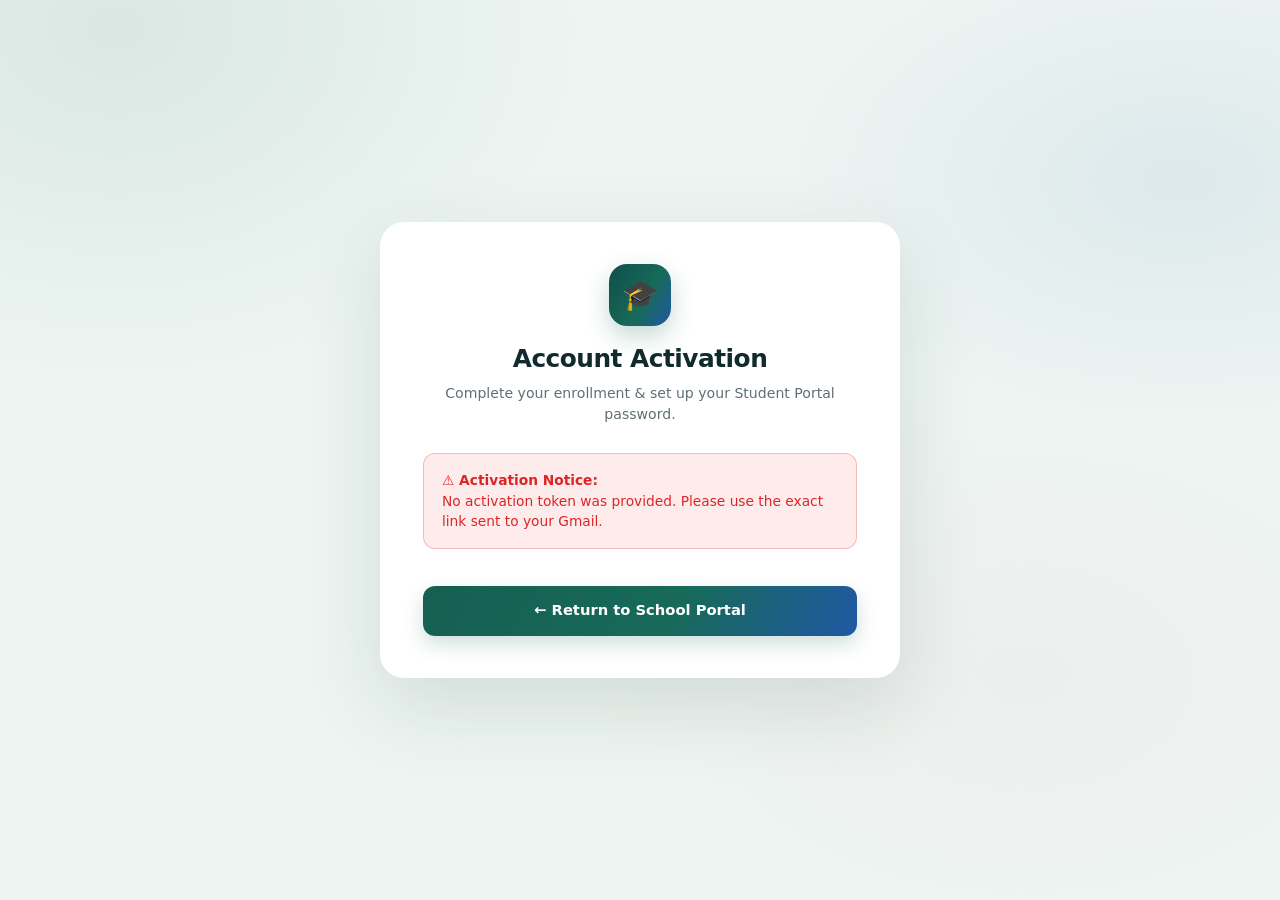
<file: frontend/activate.html>
<!DOCTYPE html>
<html lang="en">
<head>
<meta charset="UTF-8">
<meta name="viewport" content="width=device-width, initial-scale=1.0">
<title>Activate Student Account · Years Secondary School</title>
<style>
  :root {
    --bg: #f1f5f9; --card: #ffffff; --text: #0b2d4b; --muted: #64748b;
    --primary: #0284c7; --accent: #f59e0b; --success: #10b981; --danger: #ef4444;
    --border: #e2e8f0;
  }
  * { margin:0; padding:0; box-sizing:border-box; font-family: system-ui, -apple-system, 'Segoe UI', Roboto, sans-serif; }
  body {
    background: var(--bg);
    color: var(--text);
    min-height: 100vh;
    display: flex;
    flex-direction: column;
    align-items: center;
    justify-content: center;
    padding: 2rem 1rem;
    background-image: radial-gradient(circle at 15% 15%, rgba(2, 132, 199, 0.08), transparent 45%),
                      radial-gradient(circle at 85% 85%, rgba(16, 185, 129, 0.08), transparent 45%);
  }
  .activation-card {
    background: var(--card);
    border: 1px solid var(--border);
    border-radius: 20px;
    padding: 2.5rem;
    width: 100%;
    max-width: 490px;
    box-shadow: 0 20px 45px rgba(0, 0, 0, 0.08);
  }
  .brand-header {
    text-align: center;
    margin-bottom: 1.8rem;
  }
  .brand-logo {
    display: inline-flex;
    align-items: center;
    justify-content: center;
    width: 62px;
    height: 62px;
    border-radius: 16px;
    background: linear-gradient(135deg, #0284c7, #2563eb);
    color: white;
    font-size: 1.85rem;
    margin-bottom: 0.85rem;
    box-shadow: 0 6px 18px rgba(2, 132, 199, 0.35);
  }
  h1 { font-size: 1.55rem; font-weight: 850; letter-spacing: -0.5px; margin-bottom: 0.3rem; }
  .subtitle { font-size: 0.88rem; color: var(--muted); line-height: 1.45; }

  .id-callout {
    background: rgba(2, 132, 199, 0.07);
    border: 1.5px dashed rgba(2, 132, 199, 0.35);
    border-radius: 14px;
    padding: 1.15rem;
    text-align: center;
    margin-bottom: 1.6rem;
  }
  .id-label { font-size: 0.7rem; font-weight: 800; letter-spacing: 0.08em; text-transform: uppercase; color: var(--primary); margin-bottom: 0.25rem; }
  .id-display { font-size: 1.75rem; font-weight: 900; letter-spacing: 1px; font-family: monospace; color: #0284c7; }
  .id-note { font-size: 0.74rem; color: var(--muted); margin-top: 0.35rem; }

  .meta-chips {
    display: flex;
    justify-content: center;
    gap: 0.5rem;
    flex-wrap: wrap;
    margin-top: 0.6rem;
  }
  .chip { font-size: 0.74rem; font-weight: 750; padding: 0.25rem 0.65rem; border-radius: 20px; background: rgba(0,0,0,0.05); }

  .form-group { margin-bottom: 1.15rem; text-align: left; }
  label { display: block; font-size: 0.82rem; font-weight: 700; margin-bottom: 0.35rem; }
  input {
    width: 100%;
    padding: 0.82rem 1rem;
    border-radius: 10px;
    border: 1px solid var(--border);
    font-size: 0.92rem;
    background: #f8fafc;
    color: var(--text);
    transition: border-color 0.2s, box-shadow 0.2s;
  }
  input:focus { outline: none; border-color: var(--primary); box-shadow: 0 0 0 3px rgba(2, 132, 199, 0.15); background: #ffffff; }

  .password-input-wrapper { position: relative; display: flex; align-items: center; width: 100%; }
  .password-input-wrapper input { width: 100%; padding-right: 2.8rem; }
  .password-toggle-btn {
    position: absolute; right: 10px; top: 50%; transform: translateY(-50%);
    background: transparent; border: none; cursor: pointer; padding: 4px;
    font-size: 1.15rem; line-height: 1; color: var(--muted); border-radius: 6px;
  }
  .password-toggle-btn:hover { color: var(--primary); background: rgba(0,0,0,0.05); }

  .btn-submit {
    width: 100%;
    padding: 0.95rem;
    border: none;
    border-radius: 12px;
    background: linear-gradient(135deg, #0284c7, #2563eb);
    color: white;
    font-size: 0.98rem;
    font-weight: 800;
    cursor: pointer;
    box-shadow: 0 4px 16px rgba(2, 132, 199, 0.3);
    transition: transform 0.2s, opacity 0.2s;
    margin-top: 0.5rem;
  }
  .btn-submit:hover { opacity: 0.95; transform: translateY(-1px); }
  .btn-submit:disabled { opacity: 0.6; cursor: not-allowed; }

  .alert {
    padding: 1rem 1.15rem;
    border-radius: 12px;
    font-size: 0.86rem;
    line-height: 1.5;
    margin-bottom: 1.4rem;
  }
  .alert-danger { background: rgba(239, 68, 68, 0.1); border: 1px solid rgba(239, 68, 68, 0.3); color: #dc2626; }
  .alert-success { background: rgba(16, 185, 129, 0.1); border: 1px solid rgba(16, 185, 129, 0.3); color: #059669; }
  .alert-warning { background: rgba(245, 158, 11, 0.1); border: 1px solid rgba(245, 158, 11, 0.3); color: #d97706; }

  .login-link-btn {
    display: inline-block;
    width: 100%;
    text-align: center;
    padding: 0.85rem;
    border-radius: 12px;
    background: var(--text);
    color: white;
    text-decoration: none;
    font-weight: 750;
    font-size: 0.92rem;
    margin-top: 0.9rem;
  }
</style>
<link rel="stylesheet" href="portal-design.css?v=1">
</head>
<body>

<div class="activation-card">
  <div class="brand-header">
    <div class="brand-logo">🎓</div>
    <h1>Account Activation</h1>
    <p class="subtitle">Complete your enrollment & set up your Student Portal password.</p>
  </div>

  <div id="loadingBlock" style="text-align:center; padding:1.5rem 0; color:var(--muted);">
    <div style="font-size:1.8rem; margin-bottom:.5rem;">⏳</div>
    <p style="font-size:0.9rem; font-weight:600;">Verifying activation token...</p>
  </div>

  <div id="noticeBlock" class="alert hidden" style="display:none;"></div>

  <div id="calloutBlock" class="id-callout hidden" style="display:none;">
    <div class="id-label" id="idLabel">OFFICIAL ASSIGNED STUDENT ID</div>
    <div class="id-display" id="idDisplay">STU-XXXX</div>
    <div class="meta-chips" id="metaChips"></div>
    <div class="id-note" id="idNote">Verified Tuition Clearance • Access Active</div>
  </div>

  <form id="activationForm" class="hidden" style="display:none;" onsubmit="handleActivationSubmit(event)">
    <div class="form-group">
      <label for="studentId">Official Student ID</label>
      <input type="text" id="studentId" name="studentId" readonly style="font-weight:750; letter-spacing:0.5px; background:rgba(0,0,0,0.03);">
    </div>

    <div class="form-group">
      <label for="newPassword">Create Password (min. 6 characters)</label>
      <div class="password-input-wrapper">
        <input type="password" id="newPassword" name="newPassword" placeholder="Enter secure password" required minlength="6" autocomplete="new-password">
        <button type="button" class="password-toggle-btn" aria-label="Toggle password visibility" title="Show password">👁️</button>
      </div>
    </div>

    <div class="form-group">
      <label for="confirmPassword">Confirm Password</label>
      <div class="password-input-wrapper">
        <input type="password" id="confirmPassword" name="confirmPassword" placeholder="Confirm your password" required minlength="6" autocomplete="new-password">
        <button type="button" class="password-toggle-btn" aria-label="Toggle password visibility" title="Show password">👁️</button>
      </div>
    </div>

    <button type="submit" class="btn-submit" id="submitBtn">
      Activate Student Portal Account →
    </button>
  </form>

  <div id="successBlock" class="hidden" style="display:none; text-align:center; margin-top:1.2rem;">
    <div class="alert alert-success">
      <strong>🎉 Welcome aboard!</strong><br>
      Your portal account is now active. Your Student ID is <strong id="successStudentId">STU-XXXX</strong>.
    </div>
    <a href="./index.html" id="finalLoginBtn" class="login-link-btn" style="background:#0284c7;">Go to Student Portal Login →</a>
  </div>

  <div id="actionLinkBlock" class="hidden" style="display:none;">
    <a href="./index.html" id="actionLinkBtn" class="login-link-btn">← Return to School Portal</a>
  </div>
</div>

<script src="js/models/school-model.js"></script>
<script>
  document.addEventListener('click', function(e) {
    const btn = e.target.closest('.password-toggle-btn');
    if (!btn) return;
    const wrap = btn.closest('.password-input-wrapper');
    if (!wrap) return;
    const input = wrap.querySelector('input');
    if (!input) return;
    if (input.type === 'password') {
      input.type = 'text';
      btn.textContent = '🙈';
      btn.setAttribute('title', 'Hide password');
    } else {
      input.type = 'password';
      btn.textContent = '👁️';
      btn.setAttribute('title', 'Show password');
    }
  });

  let currentToken = '';
  let currentAssignedId = '';

  document.addEventListener('DOMContentLoaded', async () => {
    const params = new URLSearchParams(window.location.search);
    currentToken = params.get('token') ? params.get('token').trim() : '';

    const loadingBlock = document.getElementById('loadingBlock');
    const noticeBlock = document.getElementById('noticeBlock');
    const calloutBlock = document.getElementById('calloutBlock');
    const form = document.getElementById('activationForm');
    const actionLinkBlock = document.getElementById('actionLinkBlock');
    const actionLinkBtn = document.getElementById('actionLinkBtn');

    if (!currentToken) {
      if (loadingBlock) loadingBlock.style.display = 'none';
      if (noticeBlock) {
        noticeBlock.className = 'alert alert-danger';
        noticeBlock.style.display = 'block';
        noticeBlock.innerHTML = '<strong>⚠️ Activation Notice:</strong><br>No activation token was provided. Please use the exact link sent to your Gmail.';
      }
      if (actionLinkBlock) actionLinkBlock.style.display = 'block';
      return;
    }

    try {
      const res = await schoolModel.safeFetch(`api/student_verification.php?action=check_verification_status&token=${encodeURIComponent(currentToken)}`);
      if (loadingBlock) loadingBlock.style.display = 'none';

      if (res.ok && res.data && res.data.success) {
        const data = res.data;
        currentAssignedId = data.student_id || ('STU-' + data.user_id);

        if (data.is_used) {
          if (noticeBlock) {
            noticeBlock.className = 'alert alert-warning';
            noticeBlock.style.display = 'block';
            noticeBlock.innerHTML = `<strong>🎉 Account Already Activated!</strong><br>Your account for <strong>${currentAssignedId}</strong> is already active and verified.`;
          }
          if (calloutBlock) {
            calloutBlock.style.display = 'block';
            document.getElementById('idDisplay').textContent = currentAssignedId;
            document.getElementById('idNote').textContent = 'You will use this Student ID and your password to sign in.';
          }
          if (actionLinkBlock) {
            actionLinkBlock.style.display = 'block';
            actionLinkBtn.href = `./index.html?student_id=${encodeURIComponent(currentAssignedId)}`;
            actionLinkBtn.textContent = 'Proceed to Student Login →';
          }
          return;
        }

        if (data.is_expired) {
          if (noticeBlock) {
            noticeBlock.className = 'alert alert-danger';
            noticeBlock.style.display = 'block';
            noticeBlock.innerHTML = '<strong>⚠️ Expired Activation Link:</strong><br>This activation link has expired (links are valid for 48 hours). Please contact school administration for a new link.';
          }
          if (actionLinkBlock) actionLinkBlock.style.display = 'block';
          return;
        }

        // Active token ready for activation
        if (calloutBlock) {
          calloutBlock.style.display = 'block';
          document.getElementById('idDisplay').textContent = currentAssignedId;
          const chipsEl = document.getElementById('metaChips');
          if (chipsEl) {
            chipsEl.innerHTML = `
              <span class="chip">👤 ${data.name || 'Student'}</span>
              <span class="chip">📘 ${data.program || 'WAEC'} Track</span>
              <span class="chip">🔬 ${data.department || 'Science'}</span>
            `;
          }
        }

        if (form) {
          form.style.display = 'block';
          document.getElementById('studentId').value = currentAssignedId;
        }

      } else {
        if (noticeBlock) {
          noticeBlock.className = 'alert alert-danger';
          noticeBlock.style.display = 'block';
          noticeBlock.innerHTML = `<strong>⚠️ Activation Notice:</strong><br>${(res.data && res.data.message) || 'Invalid activation token. Please verify the link in your email or contact administration.'}`;
        }
        if (actionLinkBlock) actionLinkBlock.style.display = 'block';
      }

    } catch (err) {
      if (loadingBlock) loadingBlock.style.display = 'none';
      if (noticeBlock) {
        noticeBlock.className = 'alert alert-danger';
        noticeBlock.style.display = 'block';
        noticeBlock.innerHTML = '<strong>⚠️ Connection Error:</strong><br>Failed to reach verification server. Please check your internet connection.';
      }
      if (actionLinkBlock) actionLinkBlock.style.display = 'block';
    }
  });

  async function handleActivationSubmit(event) {
    event.preventDefault();
    const noticeBlock = document.getElementById('noticeBlock');
    const form = document.getElementById('activationForm');
    const submitBtn = document.getElementById('submitBtn');
    const successBlock = document.getElementById('successBlock');
    const finalLoginBtn = document.getElementById('finalLoginBtn');
    const successStudentId = document.getElementById('successStudentId');

    const password = document.getElementById('newPassword').value;
    const confirmPassword = document.getElementById('confirmPassword').value;

    if (password !== confirmPassword) {
      if (noticeBlock) {
        noticeBlock.className = 'alert alert-danger';
        noticeBlock.style.display = 'block';
        noticeBlock.textContent = 'Passwords do not match. Please ensure both fields are identical.';
      }
      return;
    }

    if (password.length < 6) {
      if (noticeBlock) {
        noticeBlock.className = 'alert alert-danger';
        noticeBlock.style.display = 'block';
        noticeBlock.textContent = 'Password must be at least 6 characters long.';
      }
      return;
    }

    submitBtn.disabled = true;
    submitBtn.textContent = 'Activating account...';
    if (noticeBlock) noticeBlock.style.display = 'none';

    try {
      const res = await schoolModel.safeFetch('api/student_verification.php?action=activate_account', {
        method: 'POST',
        headers: { 'Content-Type': 'application/json' },
        body: JSON.stringify({
          token: currentToken,
          student_id: currentAssignedId,
          password: password,
          confirm_password: confirmPassword
        })
      });

      if (res.ok && res.data && res.data.success) {
        form.style.display = 'none';
        const confirmedId = res.data.student_id || currentAssignedId;
        if (successStudentId) successStudentId.textContent = confirmedId;
        if (finalLoginBtn) {
          finalLoginBtn.href = `./index.html?student_id=${encodeURIComponent(confirmedId)}`;
        }
        if (successBlock) successBlock.style.display = 'block';
      } else {
        if (noticeBlock) {
          noticeBlock.className = 'alert alert-danger';
          noticeBlock.style.display = 'block';
          noticeBlock.textContent = (res.data && res.data.message) || 'Activation failed. Please contact school office.';
        }
        submitBtn.disabled = false;
        submitBtn.textContent = 'Activate Student Portal Account →';
      }
    } catch (err) {
      if (noticeBlock) {
        noticeBlock.className = 'alert alert-danger';
        noticeBlock.style.display = 'block';
        noticeBlock.textContent = 'Network or server error during activation. Please try again.';
      }
      submitBtn.disabled = false;
      submitBtn.textContent = 'Activate Student Portal Account →';
    }
  }
</script>

</body>
</html>
</file>
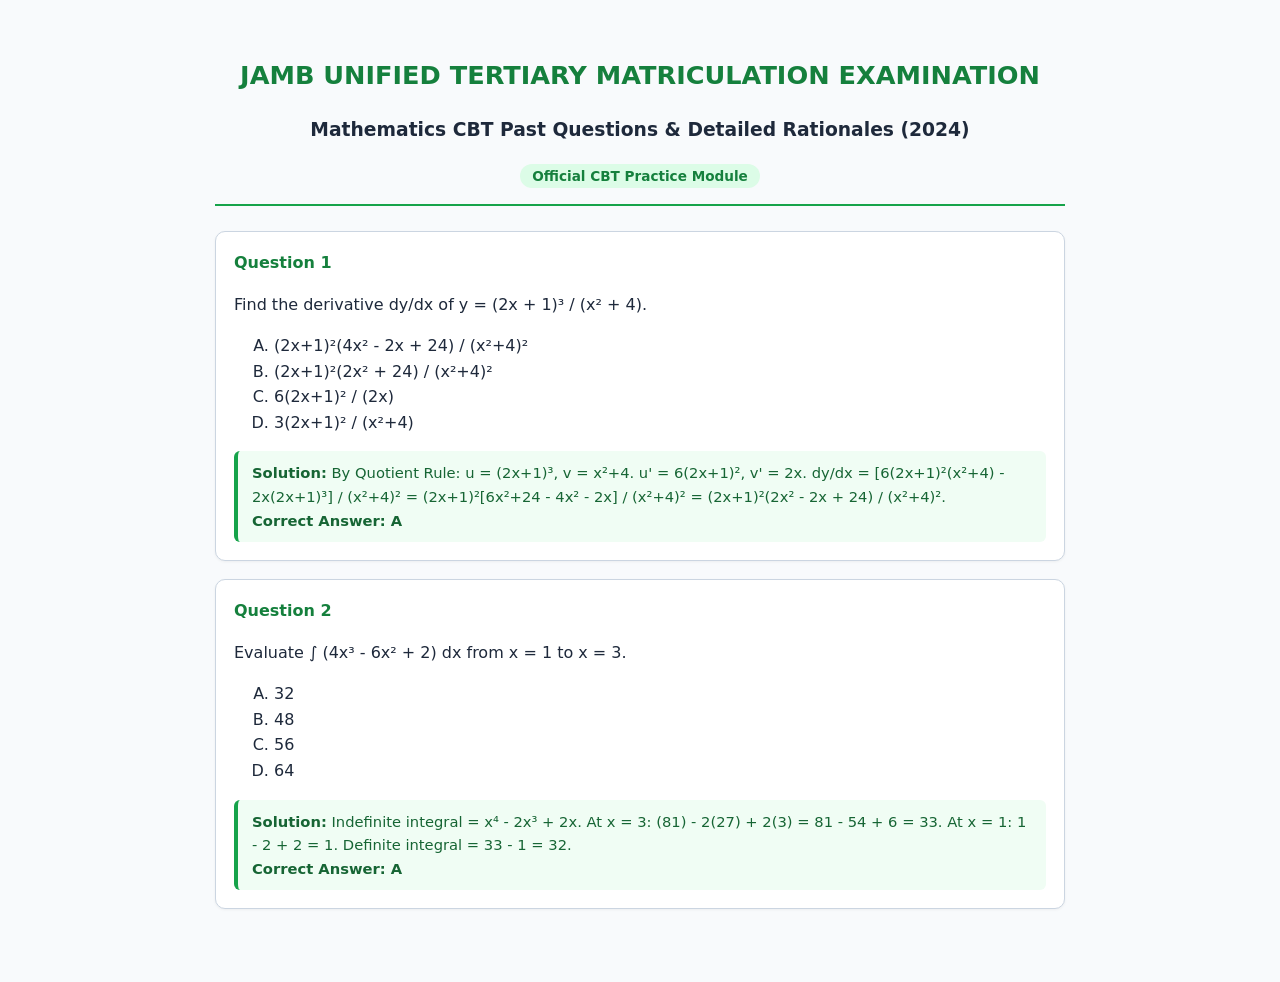
<file: backend/uploads/resources/jamb_math_2024.html>
<!DOCTYPE html><html><head><meta charset="UTF-8"><title>JAMB UTME 2024 Mathematics</title><style>body{font-family:system-ui,-apple-system,sans-serif;line-height:1.6;max-width:850px;margin:30px auto;padding:25px;background:#f8fafc;color:#1e293b}.hdr{text-align:center;border-bottom:2px solid #16a34a;padding-bottom:15px;margin-bottom:25px}.hdr h1{font-size:1.6rem;color:#15803d;margin:0}.q-box{background:#fff;border:1px solid #cbd5e1;border-radius:10px;padding:18px;margin-bottom:18px;box-shadow:0 1px 3px rgba(0,0,0,.05)}.q-num{font-weight:750;color:#15803d;margin-bottom:6px}.sol{margin-top:12px;padding:10px 14px;background:#f0fdf4;border-left:4px solid #16a34a;border-radius:6px;font-size:.92rem;color:#166534}</style></head><body><div class="hdr"><h1>JAMB UNIFIED TERTIARY MATRICULATION EXAMINATION</h1><h3>Mathematics CBT Past Questions & Detailed Rationales (2024)</h3><span style="background:#dcfce7;color:#15803d;padding:4px 12px;border-radius:20px;font-weight:700;font-size:.85rem;">Official CBT Practice Module</span></div><div class="q-box"><div class="q-num">Question 1</div><p>Find the derivative dy/dx of y = (2x + 1)³ / (x² + 4).</p><ol type="A"><li>(2x+1)²(4x² - 2x + 24) / (x²+4)²</li><li>(2x+1)²(2x² + 24) / (x²+4)²</li><li>6(2x+1)² / (2x)</li><li>3(2x+1)² / (x²+4)</li></ol><div class="sol"><strong>Solution:</strong> By Quotient Rule: u = (2x+1)³, v = x²+4. u' = 6(2x+1)², v' = 2x. dy/dx = [6(2x+1)²(x²+4) - 2x(2x+1)³] / (x²+4)² = (2x+1)²[6x²+24 - 4x² - 2x] / (x²+4)² = (2x+1)²(2x² - 2x + 24) / (x²+4)².<br><strong>Correct Answer: A</strong></div></div><div class="q-box"><div class="q-num">Question 2</div><p>Evaluate ∫ (4x³ - 6x² + 2) dx from x = 1 to x = 3.</p><ol type="A"><li>32</li><li>48</li><li>56</li><li>64</li></ol><div class="sol"><strong>Solution:</strong> Indefinite integral = x⁴ - 2x³ + 2x. At x = 3: (81) - 2(27) + 2(3) = 81 - 54 + 6 = 33. At x = 1: 1 - 2 + 2 = 1. Definite integral = 33 - 1 = 32.<br><strong>Correct Answer: A</strong></div></div></body></html>
</file>
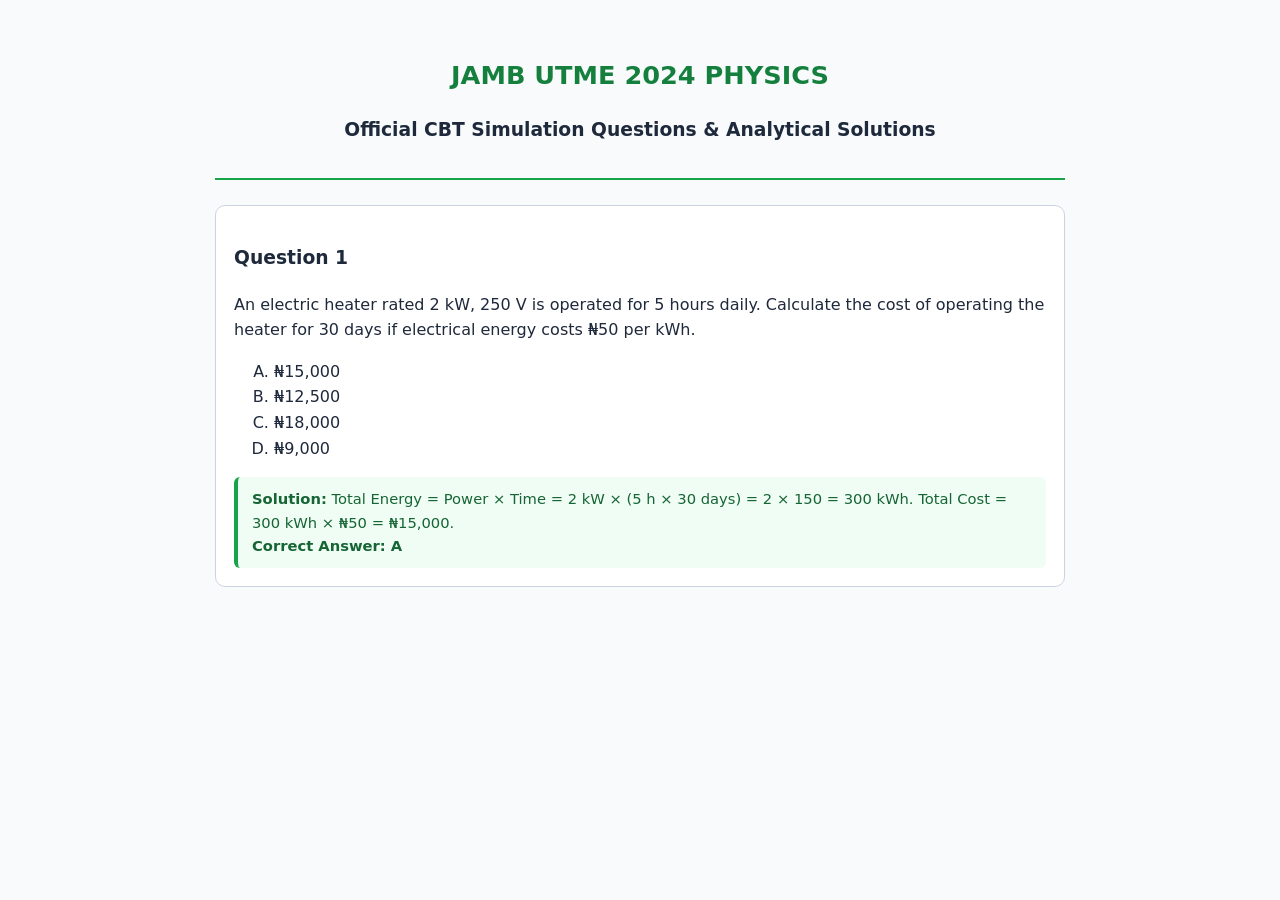
<file: backend/uploads/resources/jamb_physics_2024.html>
<!DOCTYPE html><html><head><meta charset="UTF-8"><title>JAMB UTME 2024 Physics</title><style>body{font-family:system-ui,-apple-system,sans-serif;line-height:1.6;max-width:850px;margin:30px auto;padding:25px;background:#f8fafc;color:#1e293b}.hdr{text-align:center;border-bottom:2px solid #16a34a;padding-bottom:15px;margin-bottom:25px}.hdr h1{font-size:1.6rem;color:#15803d;margin:0}.q-box{background:#fff;border:1px solid #cbd5e1;border-radius:10px;padding:18px;margin-bottom:18px}.sol{margin-top:12px;padding:10px 14px;background:#f0fdf4;border-left:4px solid #16a34a;border-radius:6px;font-size:.92rem;color:#166534}</style></head><body><div class="hdr"><h1>JAMB UTME 2024 PHYSICS</h1><h3>Official CBT Simulation Questions & Analytical Solutions</h3></div><div class="q-box"><h3>Question 1</h3><p>An electric heater rated 2 kW, 250 V is operated for 5 hours daily. Calculate the cost of operating the heater for 30 days if electrical energy costs ₦50 per kWh.</p><ol type="A"><li>₦15,000</li><li>₦12,500</li><li>₦18,000</li><li>₦9,000</li></ol><div class="sol"><strong>Solution:</strong> Total Energy = Power × Time = 2 kW × (5 h × 30 days) = 2 × 150 = 300 kWh. Total Cost = 300 kWh × ₦50 = ₦15,000.<br><strong>Correct Answer: A</strong></div></div></body></html>
</file>
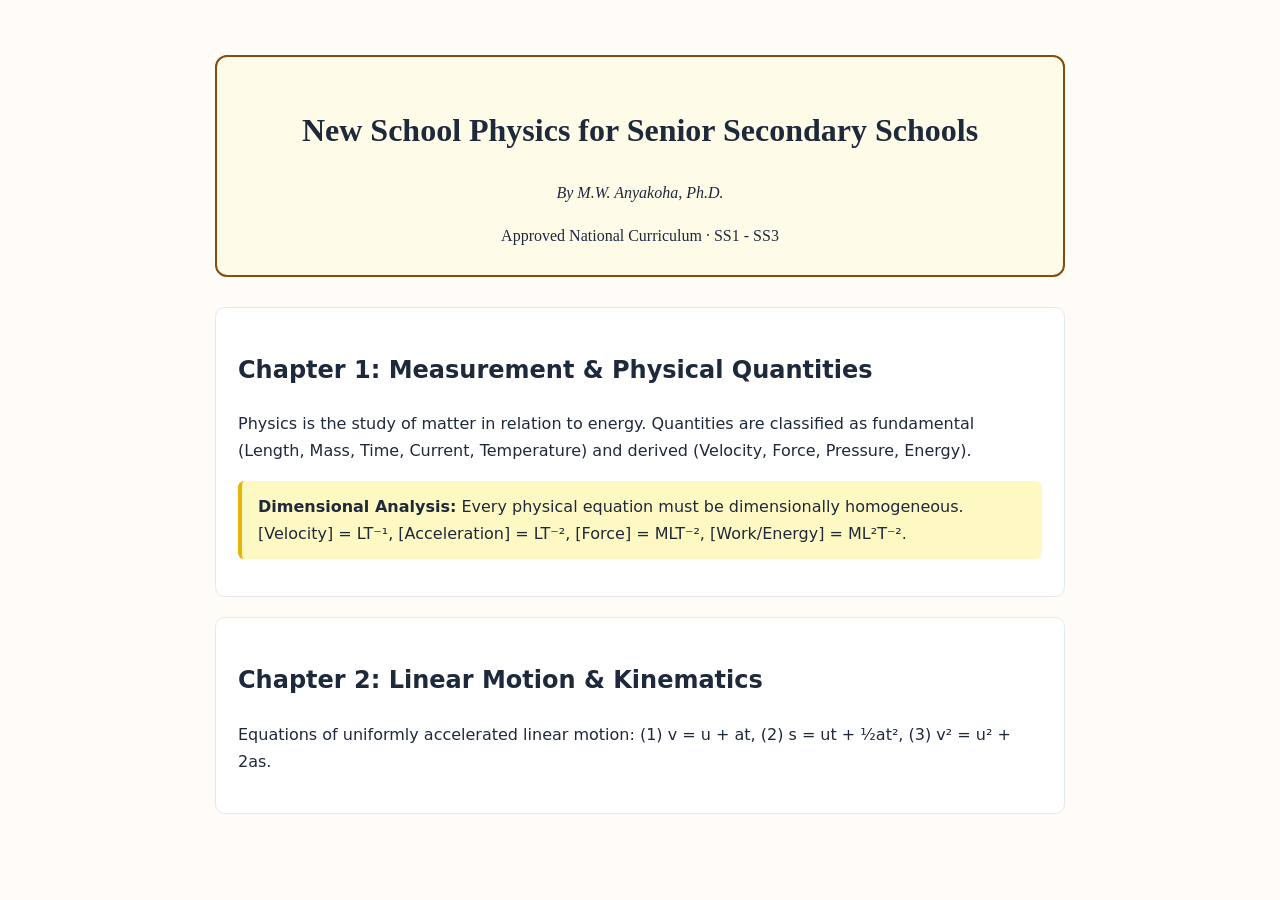
<file: backend/uploads/resources/new_school_physics.html>
<!DOCTYPE html><html><head><meta charset="UTF-8"><title>New School Physics</title><style>body{font-family:Georgia,serif;line-height:1.7;max-width:850px;margin:30px auto;padding:25px;background:#fffcf7;color:#1e293b}.cov{text-align:center;border:2px solid #854d0e;padding:25px;border-radius:12px;background:#fefce8;margin-bottom:30px}.ch{background:#fff;border:1px solid #e2e8f0;border-radius:10px;padding:22px;margin-bottom:20px;font-family:system-ui,sans-serif}.box{background:#fef9c3;padding:12px 16px;border-left:4px solid #eab308;border-radius:6px;margin:15px 0}</style></head><body><div class="cov"><h1>New School Physics for Senior Secondary Schools</h1><p><em>By M.W. Anyakoha, Ph.D.</em></p><span>Approved National Curriculum · SS1 - SS3</span></div><div class="ch"><h2>Chapter 1: Measurement & Physical Quantities</h2><p>Physics is the study of matter in relation to energy. Quantities are classified as fundamental (Length, Mass, Time, Current, Temperature) and derived (Velocity, Force, Pressure, Energy).</p><div class="box"><strong>Dimensional Analysis:</strong> Every physical equation must be dimensionally homogeneous. [Velocity] = LT⁻¹, [Acceleration] = LT⁻², [Force] = MLT⁻², [Work/Energy] = ML²T⁻².</div></div><div class="ch"><h2>Chapter 2: Linear Motion & Kinematics</h2><p>Equations of uniformly accelerated linear motion: (1) v = u + at, (2) s = ut + ½at², (3) v² = u² + 2as.</p></div></body></html>
</file>
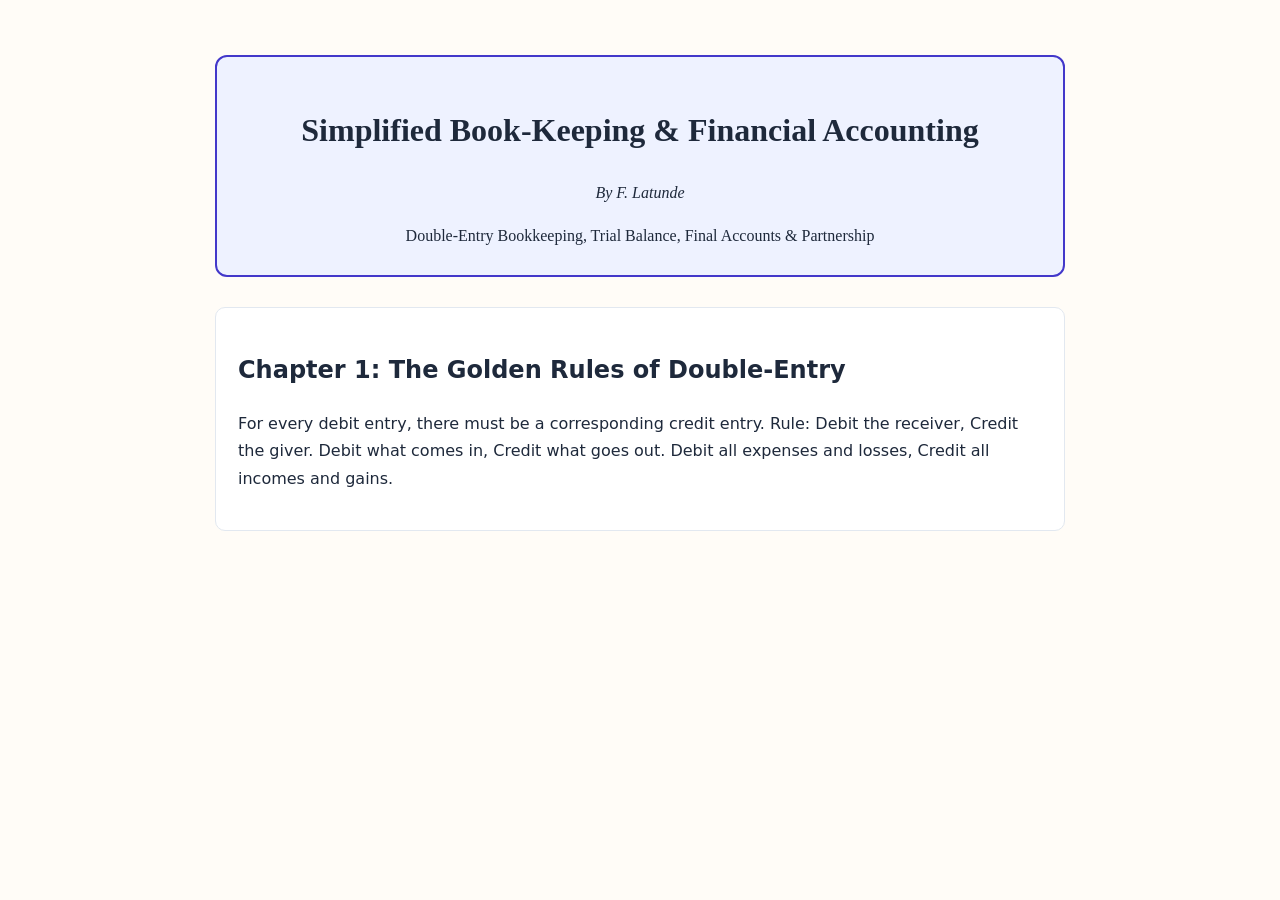
<file: backend/uploads/resources/textbook_accounting.html>
<!DOCTYPE html><html><head><meta charset="UTF-8"><title>Financial Accounting for SSS</title><style>body{font-family:Georgia,serif;line-height:1.7;max-width:850px;margin:30px auto;padding:25px;background:#fffcf7;color:#1e293b}.cov{text-align:center;border:2px solid #4338ca;padding:25px;border-radius:12px;background:#eef2ff;margin-bottom:30px}.ch{background:#fff;border:1px solid #e2e8f0;border-radius:10px;padding:22px;margin-bottom:20px;font-family:system-ui,sans-serif}</style></head><body><div class="cov"><h1>Simplified Book-Keeping & Financial Accounting</h1><p><em>By F. Latunde</em></p><span>Double-Entry Bookkeeping, Trial Balance, Final Accounts & Partnership</span></div><div class="ch"><h2>Chapter 1: The Golden Rules of Double-Entry</h2><p>For every debit entry, there must be a corresponding credit entry. Rule: Debit the receiver, Credit the giver. Debit what comes in, Credit what goes out. Debit all expenses and losses, Credit all incomes and gains.</p></div></body></html>
</file>
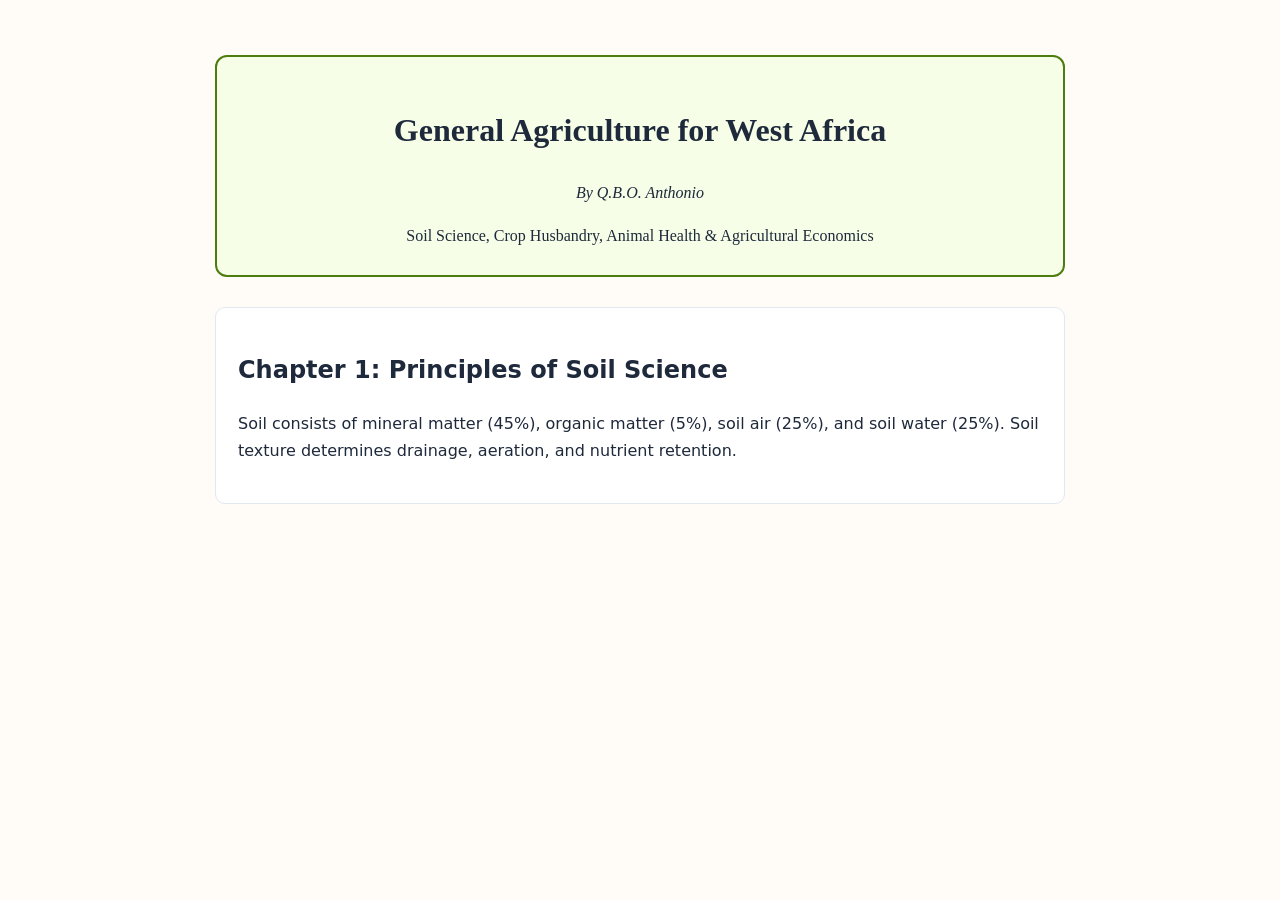
<file: backend/uploads/resources/textbook_agric.html>
<!DOCTYPE html><html><head><meta charset="UTF-8"><title>General Agriculture</title><style>body{font-family:Georgia,serif;line-height:1.7;max-width:850px;margin:30px auto;padding:25px;background:#fffcf7;color:#1e293b}.cov{text-align:center;border:2px solid #4d7c0f;padding:25px;border-radius:12px;background:#f7fee7;margin-bottom:30px}.ch{background:#fff;border:1px solid #e2e8f0;border-radius:10px;padding:22px;margin-bottom:20px;font-family:system-ui,sans-serif}</style></head><body><div class="cov"><h1>General Agriculture for West Africa</h1><p><em>By Q.B.O. Anthonio</em></p><span>Soil Science, Crop Husbandry, Animal Health & Agricultural Economics</span></div><div class="ch"><h2>Chapter 1: Principles of Soil Science</h2><p>Soil consists of mineral matter (45%), organic matter (5%), soil air (25%), and soil water (25%). Soil texture determines drainage, aeration, and nutrient retention.</p></div></body></html>
</file>
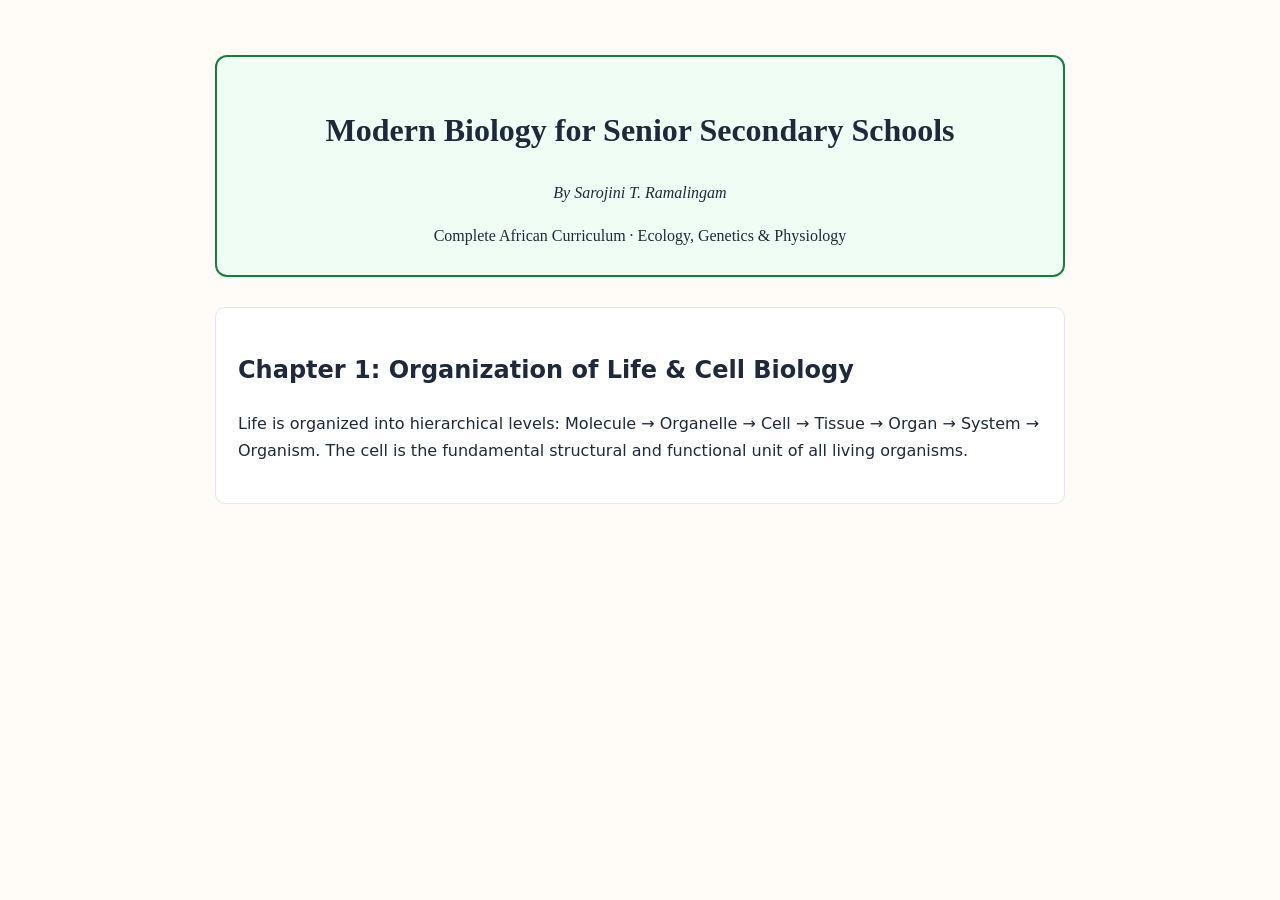
<file: backend/uploads/resources/textbook_biology.html>
<!DOCTYPE html><html><head><meta charset="UTF-8"><title>Modern Biology</title><style>body{font-family:Georgia,serif;line-height:1.7;max-width:850px;margin:30px auto;padding:25px;background:#fffcf7;color:#1e293b}.cov{text-align:center;border:2px solid #15803d;padding:25px;border-radius:12px;background:#f0fdf4;margin-bottom:30px}.ch{background:#fff;border:1px solid #e2e8f0;border-radius:10px;padding:22px;margin-bottom:20px;font-family:system-ui,sans-serif}</style></head><body><div class="cov"><h1>Modern Biology for Senior Secondary Schools</h1><p><em>By Sarojini T. Ramalingam</em></p><span>Complete African Curriculum · Ecology, Genetics & Physiology</span></div><div class="ch"><h2>Chapter 1: Organization of Life & Cell Biology</h2><p>Life is organized into hierarchical levels: Molecule → Organelle → Cell → Tissue → Organ → System → Organism. The cell is the fundamental structural and functional unit of all living organisms.</p></div></body></html>
</file>
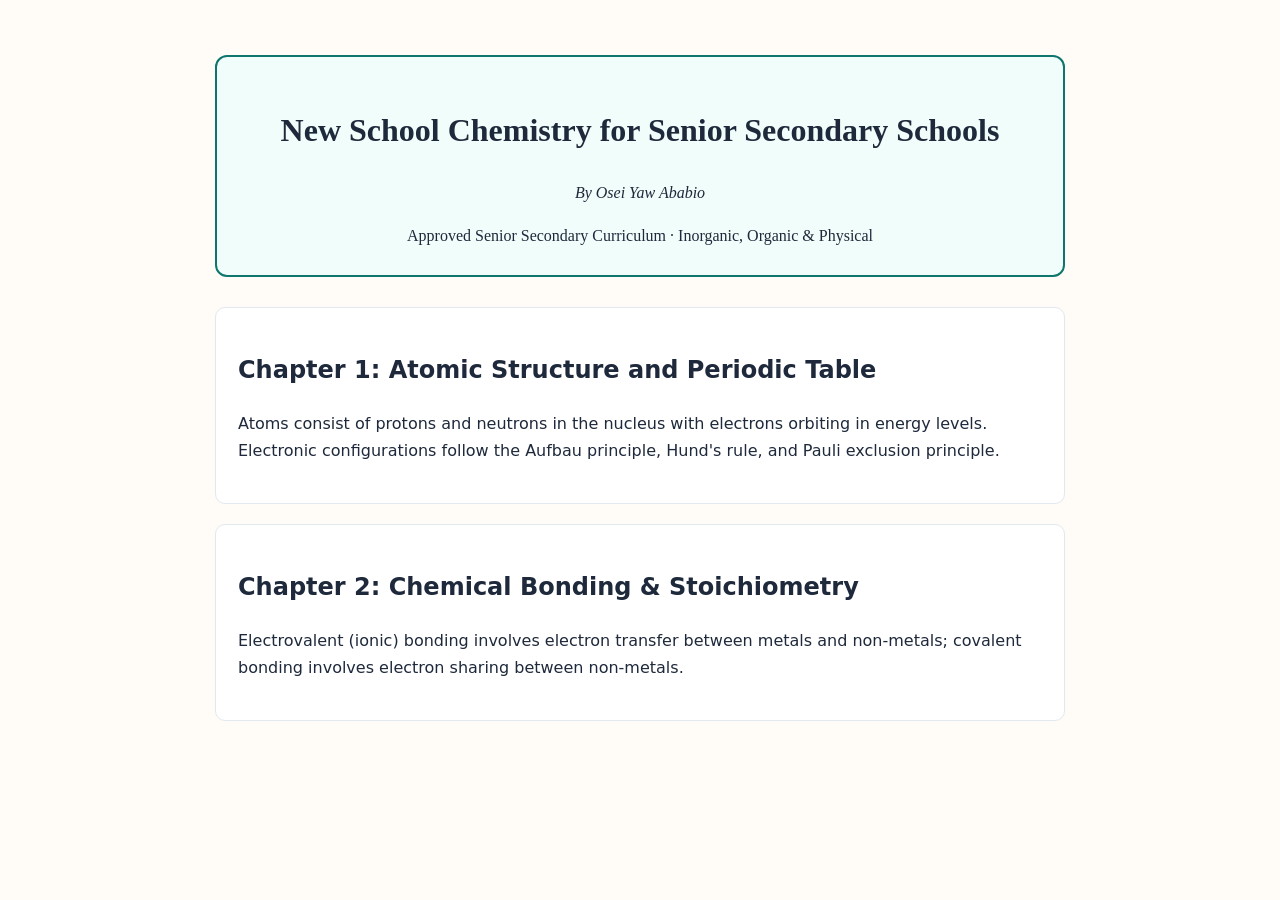
<file: backend/uploads/resources/textbook_chemistry.html>
<!DOCTYPE html><html><head><meta charset="UTF-8"><title>New School Chemistry</title><style>body{font-family:Georgia,serif;line-height:1.7;max-width:850px;margin:30px auto;padding:25px;background:#fffcf7;color:#1e293b}.cov{text-align:center;border:2px solid #0f766e;padding:25px;border-radius:12px;background:#f0fdfa;margin-bottom:30px}.ch{background:#fff;border:1px solid #e2e8f0;border-radius:10px;padding:22px;margin-bottom:20px;font-family:system-ui,sans-serif}</style></head><body><div class="cov"><h1>New School Chemistry for Senior Secondary Schools</h1><p><em>By Osei Yaw Ababio</em></p><span>Approved Senior Secondary Curriculum · Inorganic, Organic & Physical</span></div><div class="ch"><h2>Chapter 1: Atomic Structure and Periodic Table</h2><p>Atoms consist of protons and neutrons in the nucleus with electrons orbiting in energy levels. Electronic configurations follow the Aufbau principle, Hund's rule, and Pauli exclusion principle.</p></div><div class="ch"><h2>Chapter 2: Chemical Bonding & Stoichiometry</h2><p>Electrovalent (ionic) bonding involves electron transfer between metals and non-metals; covalent bonding involves electron sharing between non-metals.</p></div></body></html>
</file>
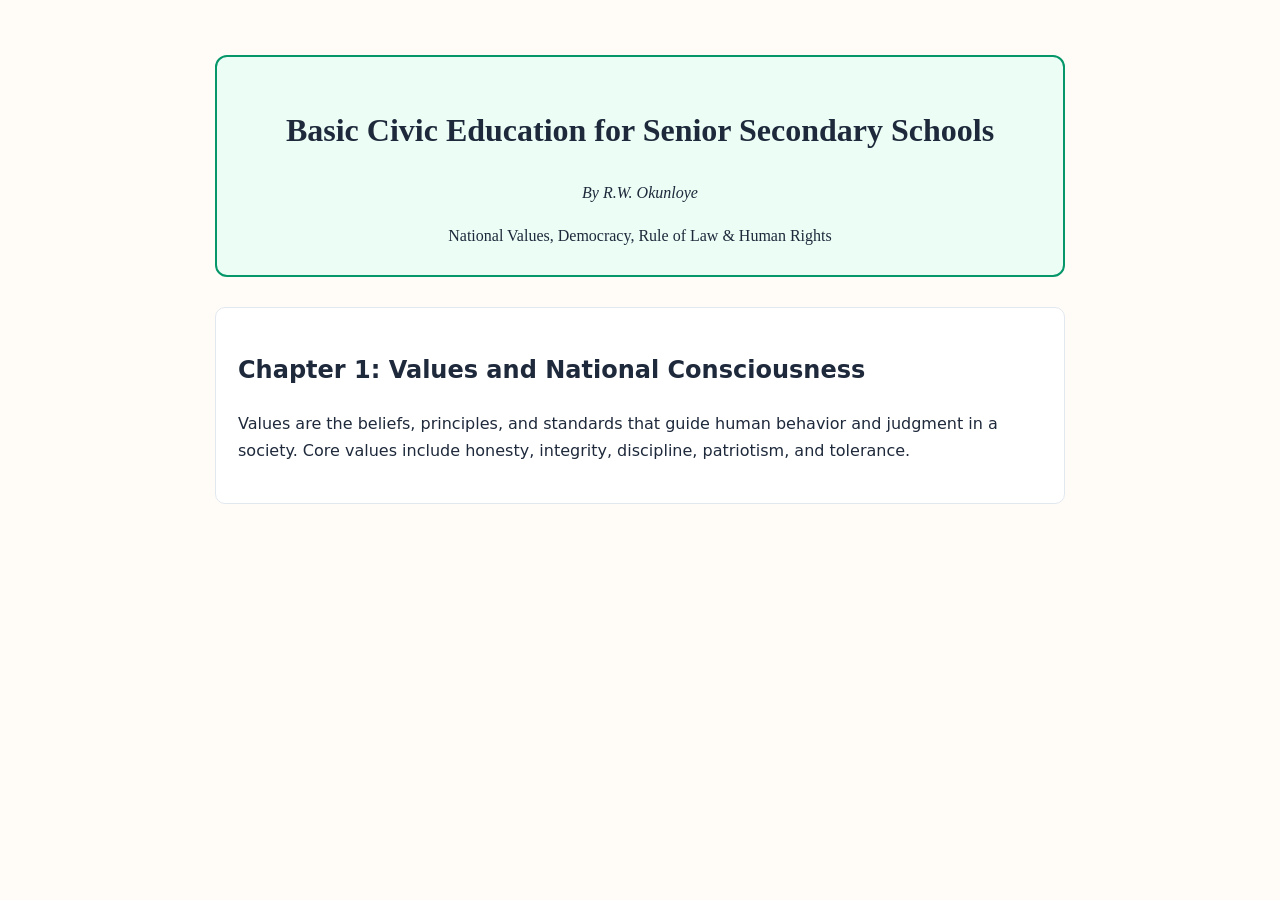
<file: backend/uploads/resources/textbook_civic.html>
<!DOCTYPE html><html><head><meta charset="UTF-8"><title>Basic Civic Education</title><style>body{font-family:Georgia,serif;line-height:1.7;max-width:850px;margin:30px auto;padding:25px;background:#fffcf7;color:#1e293b}.cov{text-align:center;border:2px solid #059669;padding:25px;border-radius:12px;background:#ecfdf5;margin-bottom:30px}.ch{background:#fff;border:1px solid #e2e8f0;border-radius:10px;padding:22px;margin-bottom:20px;font-family:system-ui,sans-serif}</style></head><body><div class="cov"><h1>Basic Civic Education for Senior Secondary Schools</h1><p><em>By R.W. Okunloye</em></p><span>National Values, Democracy, Rule of Law & Human Rights</span></div><div class="ch"><h2>Chapter 1: Values and National Consciousness</h2><p>Values are the beliefs, principles, and standards that guide human behavior and judgment in a society. Core values include honesty, integrity, discipline, patriotism, and tolerance.</p></div></body></html>
</file>
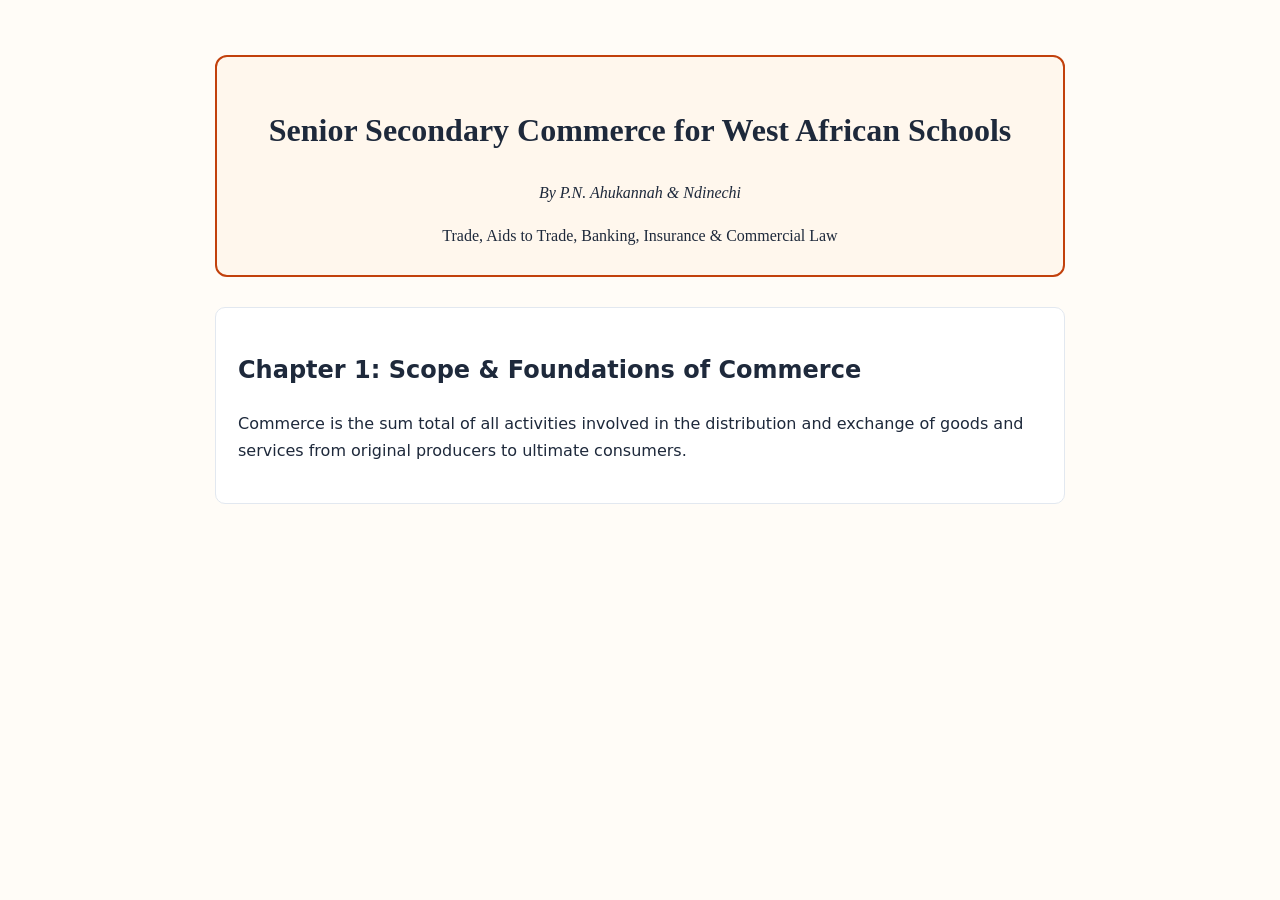
<file: backend/uploads/resources/textbook_commerce.html>
<!DOCTYPE html><html><head><meta charset="UTF-8"><title>Senior Secondary Commerce</title><style>body{font-family:Georgia,serif;line-height:1.7;max-width:850px;margin:30px auto;padding:25px;background:#fffcf7;color:#1e293b}.cov{text-align:center;border:2px solid #c2410c;padding:25px;border-radius:12px;background:#fff7ed;margin-bottom:30px}.ch{background:#fff;border:1px solid #e2e8f0;border-radius:10px;padding:22px;margin-bottom:20px;font-family:system-ui,sans-serif}</style></head><body><div class="cov"><h1>Senior Secondary Commerce for West African Schools</h1><p><em>By P.N. Ahukannah & Ndinechi</em></p><span>Trade, Aids to Trade, Banking, Insurance & Commercial Law</span></div><div class="ch"><h2>Chapter 1: Scope & Foundations of Commerce</h2><p>Commerce is the sum total of all activities involved in the distribution and exchange of goods and services from original producers to ultimate consumers.</p></div></body></html>
</file>
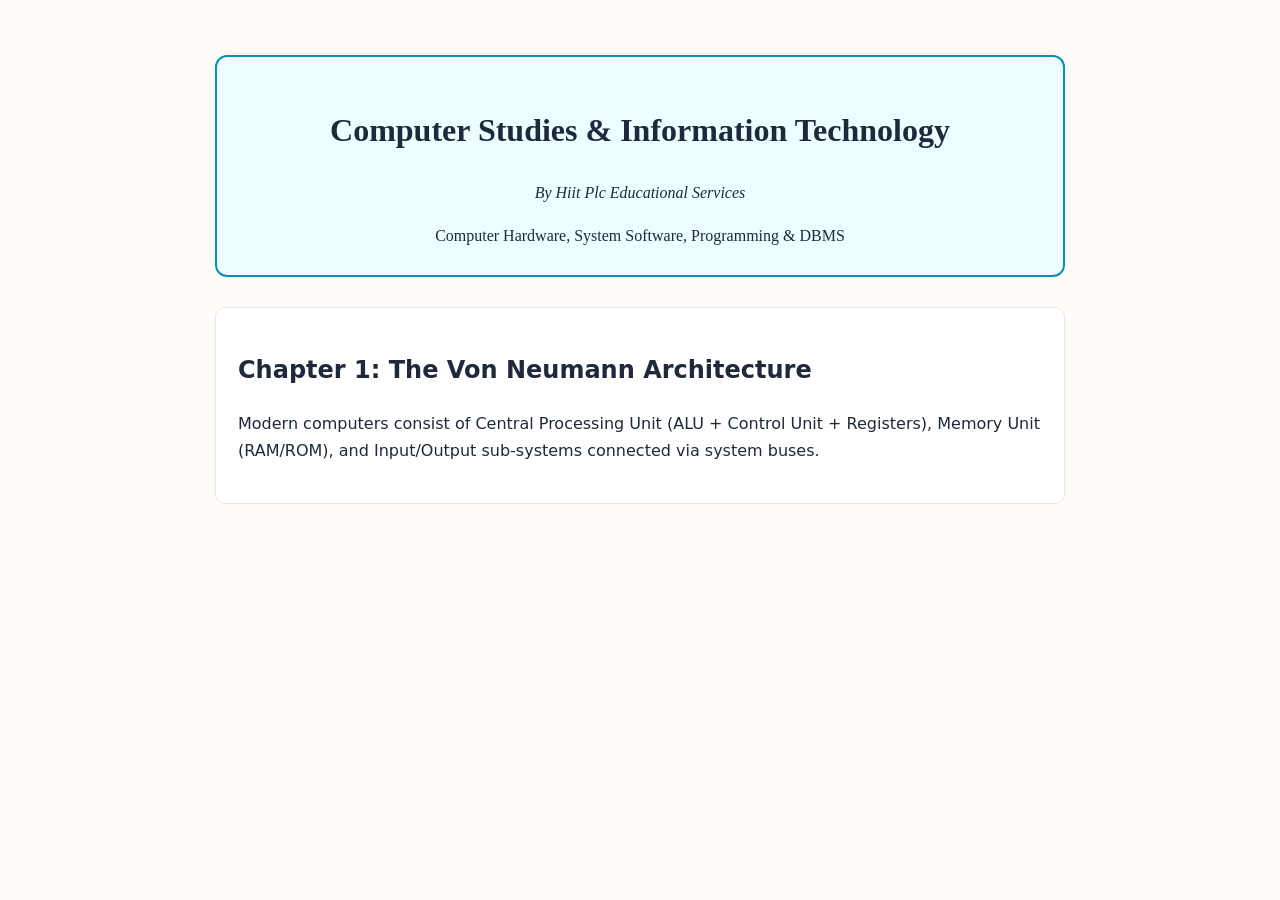
<file: backend/uploads/resources/textbook_computer.html>
<!DOCTYPE html><html><head><meta charset="UTF-8"><title>Computer Studies & IT</title><style>body{font-family:Georgia,serif;line-height:1.7;max-width:850px;margin:30px auto;padding:25px;background:#fffcf7;color:#1e293b}.cov{text-align:center;border:2px solid #0891b2;padding:25px;border-radius:12px;background:#ecfeff;margin-bottom:30px}.ch{background:#fff;border:1px solid #e2e8f0;border-radius:10px;padding:22px;margin-bottom:20px;font-family:system-ui,sans-serif}</style></head><body><div class="cov"><h1>Computer Studies & Information Technology</h1><p><em>By Hiit Plc Educational Services</em></p><span>Computer Hardware, System Software, Programming & DBMS</span></div><div class="ch"><h2>Chapter 1: The Von Neumann Architecture</h2><p>Modern computers consist of Central Processing Unit (ALU + Control Unit + Registers), Memory Unit (RAM/ROM), and Input/Output sub-systems connected via system buses.</p></div></body></html>
</file>
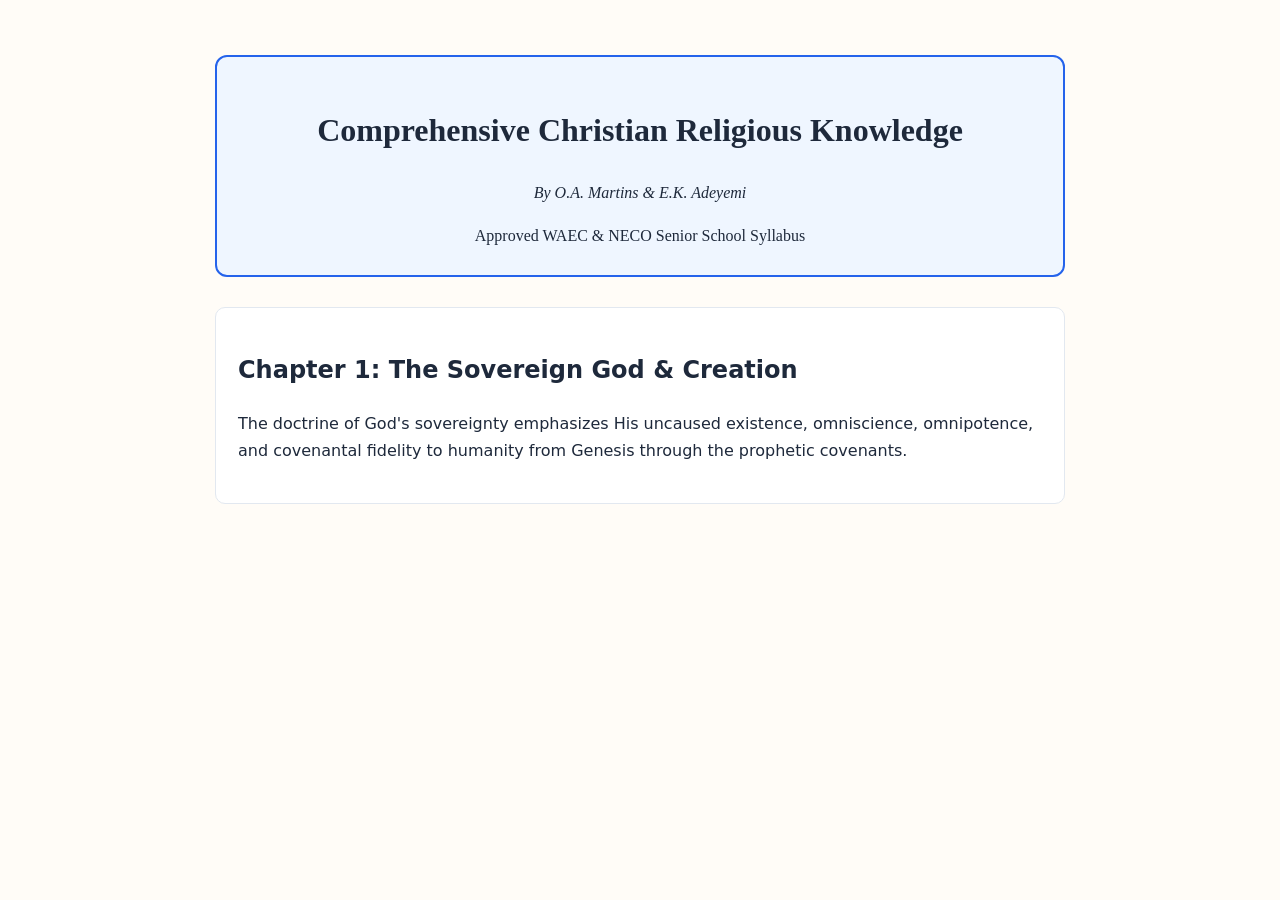
<file: backend/uploads/resources/textbook_crs.html>
<!DOCTYPE html><html><head><meta charset="UTF-8"><title>Comprehensive CRS for SSS</title><style>body{font-family:Georgia,serif;line-height:1.7;max-width:850px;margin:30px auto;padding:25px;background:#fffcf7;color:#1e293b}.cov{text-align:center;border:2px solid #2563eb;padding:25px;border-radius:12px;background:#eff6ff;margin-bottom:30px}.ch{background:#fff;border:1px solid #e2e8f0;border-radius:10px;padding:22px;margin-bottom:20px;font-family:system-ui,sans-serif}</style></head><body><div class="cov"><h1>Comprehensive Christian Religious Knowledge</h1><p><em>By O.A. Martins & E.K. Adeyemi</em></p><span>Approved WAEC & NECO Senior School Syllabus</span></div><div class="ch"><h2>Chapter 1: The Sovereign God & Creation</h2><p>The doctrine of God's sovereignty emphasizes His uncaused existence, omniscience, omnipotence, and covenantal fidelity to humanity from Genesis through the prophetic covenants.</p></div></body></html>
</file>
<file: frontend/portal-design.css>
:root {
  --bg: #edf5f2;
  --card: #ffffff;
  --card-bg: #ffffff;
  --text: #112a2d;
  --muted: #5f6f75;
  --primary: #165f52;
  --accent: #f4b860;
  --success: #16836c;
  --danger: #c84f67;
  --border: rgba(17, 42, 45, .11);
  --portal-shadow: 0 16px 38px rgba(11, 38, 44, .12), 0 3px 8px rgba(11, 38, 44, .06);
  --portal-card-shadow: 0 12px 28px rgba(11, 38, 44, .1), 0 2px 6px rgba(11, 38, 44, .05);
  --portal-card-shadow-hover: 0 20px 40px rgba(11, 38, 44, .16), 0 5px 12px rgba(11, 38, 44, .07);
  --scrollbar-thumb: #165f52;
  --scrollbar-track: #dce9e7;
}

[data-theme="dark"] {
  --bg: #0f1b1d;
  --card: #172729;
  --card-bg: #172729;
  --text: #edf8f4;
  --muted: #a4b7b4;
  --primary: #93d7c8;
  --accent: #f9c56b;
  --success: #7ed2b6;
  --danger: #f28a9d;
  --border: rgba(192, 223, 217, .14);
  --portal-shadow: 0 18px 42px rgba(0, 0, 0, .34), 0 3px 8px rgba(0, 0, 0, .2);
  --portal-card-shadow: 0 14px 32px rgba(0, 0, 0, .3), 0 2px 7px rgba(0, 0, 0, .2);
  --portal-card-shadow-hover: 0 22px 44px rgba(0, 0, 0, .42), 0 5px 12px rgba(0, 0, 0, .24);
  --scrollbar-thumb: #59bfa6;
  --scrollbar-track: #172729;
}

html {
  color-scheme: light;
  scrollbar-color: var(--scrollbar-thumb) var(--scrollbar-track);
  scrollbar-width: thin;
}

[data-theme="dark"] { color-scheme: dark; }

* {
  scrollbar-color: var(--scrollbar-thumb) var(--scrollbar-track);
  scrollbar-width: thin;
}

*::-webkit-scrollbar {
  width: 10px;
  height: 10px;
}

*::-webkit-scrollbar-track {
  border-radius: 999px;
  background: var(--scrollbar-track);
}

*::-webkit-scrollbar-thumb {
  border: 2px solid var(--scrollbar-track);
  border-radius: 999px;
  background-color: var(--scrollbar-thumb);
  transition: background-color .18s ease;
}

*::-webkit-scrollbar-thumb:hover { filter: brightness(1.15); }

body {
  color: var(--text);
  background:
    radial-gradient(ellipse at 9% 3%, rgba(22, 95, 82, .09), transparent 30rem),
    radial-gradient(ellipse at 92% 20%, rgba(32, 88, 164, .08), transparent 25rem),
    radial-gradient(ellipse at 80% 75%, rgba(233, 130, 150, .055), transparent 28rem),
    var(--bg);
  font-family: "Aptos", "Segoe UI", system-ui, sans-serif;
  line-height: 1.55;
}

body[data-theme="dark"] {
  background:
    radial-gradient(ellipse at 9% 3%, rgba(22, 95, 82, .18), transparent 30rem),
    radial-gradient(ellipse at 92% 20%, rgba(32, 88, 164, .14), transparent 25rem),
    var(--bg);
}

button, input, select, textarea { font: inherit; }
button { -webkit-tap-highlight-color: transparent; }
button:focus-visible, a:focus-visible, input:focus-visible, select:focus-visible, textarea:focus-visible {
  outline: 3px solid rgba(22, 95, 82, .3);
  outline-offset: 3px;
}

.app-header {
  padding: .8rem clamp(1rem, 3vw, 2.75rem);
  background: linear-gradient(110deg, #0b262c, #104e4a 42%, #176a59 72%, #2058a4);
  border-bottom: 1px solid rgba(255, 255, 255, .12);
  box-shadow: 0 12px 32px rgba(11, 38, 44, .28), 0 3px 8px rgba(11, 38, 44, .12);
}

.logo { letter-spacing: -.045em; }
.logo span { border-radius: 999px; }
.header-actions { gap: .55rem; }
.header-user { color: rgba(255, 255, 255, .9); }

.icon-btn {
  width: 42px;
  height: 42px;
  border: 1px solid rgba(255, 255, 255, .15);
  border-radius: 13px;
  background: rgba(255, 255, 255, .1);
}

.icon-btn:hover { background: rgba(255, 255, 255, .2); }
.logout-btn {
  border: 1px solid rgba(255, 255, 255, .18);
  border-radius: 12px;
  background: rgba(255, 255, 255, .12);
}
.logout-btn:hover { background: rgba(255, 255, 255, .2); }

.login-screen {
  width: min(100%, 1500px);
  min-height: min(860px, calc(100vh - 60px));
  margin: 0 auto;
  padding: clamp(1.25rem, 5vw, 4.5rem) clamp(1rem, 6vw, 6rem);
}

.login-screen::before {
  left: clamp(1.5rem, 8vw, 8rem);
  max-width: 620px;
  font-size: clamp(3.2rem, 7vw, 6.5rem);
  letter-spacing: -.085em;
  line-height: .96;
  color: #17624d;
  background: linear-gradient(105deg, #17624d 0%, #227e5c 62%, #b7832c 100%);
  -webkit-background-clip: text;
  background-clip: text;
  -webkit-text-fill-color: transparent;
  filter: drop-shadow(0 10px 24px rgba(23, 98, 77, .12));
}

.login-screen::after {
  left: clamp(1.5rem, 8vw, 8rem);
  max-width: 390px;
  color: var(--muted);
  font-size: 1.06rem;
  line-height: 1.7;
}

.login-card {
  max-width: 460px;
  padding: clamp(1.5rem, 4vw, 2.5rem);
  border: 1px solid rgba(255, 255, 255, .8);
  border-radius: 26px;
  background: var(--card);
  box-shadow: 0 28px 80px rgba(24, 55, 42, .13);
}

[data-theme="dark"] .login-card { border-color: var(--border); }
.login-card h2 { letter-spacing: -.045em; }
.login-card .sub { line-height: 1.6; }
.auth-mode-switch { border-radius: 14px; }
.auth-mode-button { border-radius: 10px; transition: background .2s, color .2s, box-shadow .2s; }
.auth-mode-button.active { color: var(--primary); }

.role-choice {
  min-height: 78px;
  border-radius: 15px;
  background: var(--bg);
  transition: transform .2s ease, border-color .2s ease, box-shadow .2s ease;
}

.role-choice:hover {
  border-color: var(--primary);
  box-shadow: 0 10px 24px rgba(22, 95, 82, .11);
  transform: translateY(-2px);
}

.role-choice-icon { border-radius: 13px; }
.frontend-demo-notice { border-radius: 13px; }

.welcome-screen {
  z-index: 1200;
  background:
    radial-gradient(circle, rgba(255, 255, 255, .13) 1px, transparent 1.6px) 0 0 / 28px 28px,
    radial-gradient(ellipse at 12% 16%, rgba(32, 88, 164, .34), transparent 27rem),
    radial-gradient(ellipse at 88% 18%, rgba(233, 130, 150, .2), transparent 25rem),
    radial-gradient(ellipse at 85% 85%, rgba(48, 147, 106, .38), transparent 32rem),
    linear-gradient(125deg, #0b262c, #104e4a 42%, #176a59 72%, #2058a4);
}

.welcome-screen.is-dismissed { overflow: hidden; }

html:has(#loginScreen:not(.hidden)),
body:has(#loginScreen:not(.hidden)) {
  overflow: hidden;
}

.welcome-number,
.welcome-brand span {
  color: #9de3ce;
  background: linear-gradient(110deg, #9de3ce 0%, #83d3ad 42%, #91b9ed 72%, #b8d2fa 100%);
  background-clip: text;
  -webkit-background-clip: text;
  -webkit-text-fill-color: transparent;
}

.welcome-continue {
  min-height: 52px;
  padding: 14px 30px;
  border: 1px solid rgba(255, 255, 255, .26);
  border-radius: 14px;
  color: #f6fbf7;
  background: linear-gradient(110deg, #0b262c, #104e4a 42%, #176a59 72%, #2058a4);
  box-shadow: 0 12px 28px rgba(11, 38, 44, .32);
}

.welcome-continue:hover {
  background: linear-gradient(110deg, #0b262c, #104e4a 42%, #176a59 72%, #2058a4);
  color: #f6fbf7;
  box-shadow: 0 16px 34px rgba(11, 38, 44, .4);
  transform: translateY(-2px);
}

.welcome-continue:focus-visible {
  outline-color: rgba(255, 255, 255, .9);
  outline-offset: 4px;
}

.dashboard {
  max-width: 1440px;
  padding: clamp(1rem, 3vw, 2.5rem) clamp(1rem, 3vw, 2.5rem) 4rem;
}

.login-screen {
  position: fixed;
  inset: 0;
  z-index: 1100;
  align-items: flex-start;
  overflow-y: auto;
  overscroll-behavior: contain;
}

.login-screen > .login-card {
  margin-block: auto;
}

#studentDashboard,
#studentDashboard.school-workspace {
  max-width: 1440px !important;
}

.workspace-sticky-header {
  padding: .75rem .9rem !important;
  border: 1px solid rgba(22, 95, 82, .16) !important;
  border-radius: 18px !important;
  background: linear-gradient(160deg, rgba(255, 255, 255, .97), rgba(232, 243, 241, .96)) !important;
  box-shadow: var(--portal-shadow) !important;
  backdrop-filter: blur(16px) !important;
}

[data-theme="dark"] .workspace-sticky-header {
  border-color: var(--border) !important;
  background: rgba(15, 35, 38, .96) !important;
}

.workspace-btn {
  min-height: 46px;
  border-radius: 13px !important;
  box-shadow: none !important;
}

.workspace-btn.open { background: rgba(22, 95, 82, .08) !important; }
.ws-active-badge { border-radius: 9px !important; }
.workspace-dropdown-menu {
  border-radius: 17px !important;
  box-shadow: var(--portal-shadow) !important;
}

.workspace-heading { margin: .55rem 0 1.35rem; }
.workspace-heading h1 { font-size: clamp(1.8rem, 3vw, 2.35rem); }
.eyebrow { letter-spacing: .15em; }

.student-hero-banner,
.staff-hero-banner {
  border: 1px solid rgba(255, 255, 255, .16);
  border-radius: 22px;
  background:
    radial-gradient(circle at 90% 5%, rgba(244, 184, 96, .2), transparent 16rem),
    radial-gradient(circle at 18% 110%, rgba(233, 130, 150, .2), transparent 22rem),
    linear-gradient(120deg, #0b262c, #104e4a 48%, #176a59 72%, #2058a4);
  box-shadow: 0 18px 42px rgba(11, 38, 44, .2);
}

[data-theme="dark"] .student-hero-banner,
[data-theme="dark"] .staff-hero-banner {
  background:
    radial-gradient(circle at 90% 5%, rgba(244, 184, 96, .2), transparent 16rem),
    radial-gradient(circle at 18% 110%, rgba(233, 130, 150, .2), transparent 22rem),
    linear-gradient(120deg, #0b262c, #104e4a 48%, #176a59 72%, #2058a4);
}

.student-hero-banner .hero-greeting,
.student-hero-banner .hero-subtitle,
.staff-hero-banner h2,
.staff-hero-banner #staffDeptDisplay,
.staff-hero-banner #staffDeptDisplay strong {
  color: #f6fbf7 !important;
}

.student-avatar-ring,
.staff-avatar-ring {
  border: 3px solid rgba(255, 255, 255, .42);
  background: linear-gradient(135deg, #f4b860, #f5adb7);
  box-shadow: 0 8px 24px rgba(8, 35, 25, .22);
}

.student-avatar-initials,
.staff-avatar-initials { color: #173c30; }
.hero-quote-card {
  border: 1px solid rgba(255, 255, 255, .55);
  border-radius: 17px;
  box-shadow: 0 12px 28px rgba(8, 35, 25, .12);
}

.stats-grid { gap: .9rem; }
.stat-card {
  min-height: 138px;
  padding: 1.2rem;
  border: 1px solid var(--border);
  border-radius: 17px;
  background: var(--card);
  box-shadow: var(--portal-card-shadow);
  transition: transform .2s ease, box-shadow .2s ease, border-color .2s ease;
}

.stat-card:hover {
  border-color: rgba(22, 95, 82, .36);
  box-shadow: var(--portal-card-shadow-hover);
  transform: translateY(-3px);
}

.stat-card:nth-child(4n + 1) { border-top-color: #e98296; }
.stat-card:nth-child(4n + 2) { border-top-color: #4f87cf; }
.stat-card:nth-child(4n + 3) { border-top-color: #f4b860; }
.stat-card:nth-child(4n) { border-top-color: #59bfa6; }

.stat-icon,
.feature-hub-icon {
  border-radius: 12px;
  background: rgba(22, 95, 82, .1);
  color: var(--primary);
}

.stat-card:nth-child(2) .stat-icon,
.feature-hub-card:nth-child(4n + 2) .feature-hub-icon {
  background: rgba(32, 88, 164, .1);
  color: #2058a4;
}

.stat-card:nth-child(3) .stat-icon,
.feature-hub-card:nth-child(4n + 3) .feature-hub-icon {
  background: rgba(244, 184, 96, .19);
  color: #9a641d;
}

.stat-card:nth-child(4) .stat-icon,
.feature-hub-card:nth-child(4n) .feature-hub-icon {
  background: rgba(233, 130, 150, .16);
  color: #b94d68;
}

[data-theme="dark"] .stat-card:nth-child(2) .stat-icon,
[data-theme="dark"] .feature-hub-card:nth-child(4n + 2) .feature-hub-icon {
  background: rgba(91, 149, 220, .2);
  color: #a8ceff;
}

[data-theme="dark"] .stat-card:nth-child(3) .stat-icon,
[data-theme="dark"] .feature-hub-card:nth-child(4n + 3) .feature-hub-icon {
  background: rgba(244, 184, 96, .16);
  color: #f9c56b;
}

[data-theme="dark"] .stat-card:nth-child(4) .stat-icon,
[data-theme="dark"] .feature-hub-card:nth-child(4n) .feature-hub-icon {
  background: rgba(233, 130, 150, .18);
  color: #ffb6c3;
}

.feature-hub-grid { gap: 1rem; }
.feature-hub-card {
  min-height: 205px;
  padding: 1.25rem;
  border: 1px solid var(--border);
  border-radius: 18px;
  background: var(--card);
  box-shadow: var(--portal-card-shadow);
  transition: transform .2s ease, border-color .2s ease, box-shadow .2s ease;
}

.feature-hub-card:nth-child(4n + 1) { border-top: 2px solid #59bfa6; }
.feature-hub-card:nth-child(4n + 2) { border-top: 2px solid #4f87cf; }
.feature-hub-card:nth-child(4n + 3) { border-top: 2px solid #f4b860; }
.feature-hub-card:nth-child(4n) { border-top: 2px solid #e98296; }

.feature-hub-card:hover {
  border-color: rgba(22, 95, 82, .36);
  box-shadow: var(--portal-card-shadow-hover);
  transform: translateY(-4px);
}

.feature-hub-title { letter-spacing: -.025em; }
.feature-hub-action { color: var(--primary); }

.card,
.chart-card-box,
.aloc-plan-card {
  border: 1px solid var(--border);
  border-radius: 18px;
  background: var(--card);
  box-shadow: var(--portal-card-shadow);
}

.card { padding: clamp(1rem, 2vw, 1.5rem); }
.card h3 { border-bottom-color: var(--border); }
.workspace-page-top-nav {
  margin-bottom: 1rem;
  box-shadow: var(--portal-card-shadow);
}

.card,
.chart-card-box,
.aloc-plan-card,
.pq-card,
.assignment-card,
.course-card,
.simple-row,
.schedule-row,
.admin-viz-card,
.admin-chart-box {
  box-shadow: var(--portal-card-shadow);
  transition: box-shadow .22s ease, transform .22s ease, border-color .22s ease;
}

.card:hover,
.chart-card-box:hover,
.aloc-plan-card:hover,
.pq-card:hover,
.assignment-card:hover,
.course-card:hover,
.admin-viz-card:hover,
.admin-chart-box:hover {
  box-shadow: var(--portal-card-shadow-hover);
  transform: translateY(-2px);
}

.welcome-bar {
  border: 1px solid rgba(255, 255, 255, .14);
  border-radius: 20px;
  background:
    radial-gradient(circle at 88% 0%, rgba(244, 184, 96, .2), transparent 15rem),
    linear-gradient(115deg, #0b262c, #104e4a 48%, #176a59 72%, #2058a4);
  box-shadow: 0 14px 34px rgba(11, 38, 44, .18);
}

.welcome-bar h2,
.welcome-bar p,
.welcome-bar .welcome-overline { color: #f6fbf7; }

.tab,
.category-filter-pill { border-radius: 11px; }
.tab.active { background: var(--primary); border-color: var(--primary); }

.btn-primary,
.btn-sm-primary {
  border-radius: 11px;
  background: linear-gradient(120deg, #165f52, #176a59 58%, #2058a4);
  box-shadow: 0 7px 18px rgba(22, 95, 82, .2);
}

.btn-primary:hover,
.btn-sm-primary:hover {
  box-shadow: 0 10px 24px rgba(32, 88, 164, .24);
  transform: translateY(-1px);
}

.school-table {
  overflow: hidden;
  border: 1px solid var(--border);
  border-radius: 14px;
}

.school-table thead th {
  background: rgba(22, 95, 82, .08);
  color: var(--text);
}

.school-table tbody tr:hover { background: rgba(32, 88, 164, .055); }

input:not([type="checkbox"]):not([type="radio"]),
select,
textarea {
  border-color: var(--border) !important;
  border-radius: 11px !important;
  color: var(--text) !important;
}

input:not([type="checkbox"]):not([type="radio"]):focus,
select:focus,
textarea:focus {
  border-color: var(--primary) !important;
  box-shadow: 0 0 0 3px rgba(22, 95, 82, .16) !important;
}

.modal-card {
  border: 1px solid var(--border) !important;
  border-radius: 20px !important;
  box-shadow: 0 28px 90px rgba(11, 38, 44, .28) !important;
}

.modal-overlay { background: rgba(11, 38, 44, .62); }
.toast { border-radius: 14px; box-shadow: var(--portal-shadow); }

.activation-card {
  max-width: 520px;
  padding: clamp(1.5rem, 5vw, 2.6rem);
  border: 1px solid rgba(255, 255, 255, .84);
  border-radius: 24px;
  background: var(--card);
  box-shadow: 0 28px 80px rgba(24, 55, 42, .13);
}

.brand-logo {
  border-radius: 18px;
  background: linear-gradient(120deg, #104e4a, #176a59 58%, #2058a4);
  box-shadow: 0 10px 24px rgba(22, 95, 82, .24);
}

.btn-submit,
.login-link-btn {
  border-radius: 12px;
  background: linear-gradient(120deg, #165f52, #176a59 58%, #2058a4);
  box-shadow: 0 8px 20px rgba(22, 95, 82, .2);
}

@media (min-width: 1101px) and (max-width: 1300px) {
  .login-screen::before {
    max-width: 420px;
    font-size: clamp(3rem, 5vw, 4.5rem);
  }
}

@media (max-width: 900px) {
  .login-screen { justify-content: center; }
  .login-card { margin: 0; }
  .login-screen::before,
  .login-screen::after { display: none; }
  .workspace-sticky-header { top: 0 !important; }
}

@media (min-width: 901px) and (max-width: 1100px) {
  .login-screen {
    justify-content: flex-end;
    padding-inline: 1.5rem;
  }

  .login-screen::before {
    left: 1.5rem;
    max-width: 400px;
    font-size: clamp(2.2rem, 4vw, 2.7rem);
  }

  .login-screen::after {
    left: 1.5rem;
    top: calc(50% + 6.4rem);
    max-width: 330px;
    font-size: .95rem;
  }

  .login-card {
    width: min(100%, 400px);
    margin-right: 1.5vw;
  }
}

@media (max-width: 768px) {
  .dashboard { padding: 1rem .85rem 3rem; }
  .student-hero-banner,
  .staff-hero-banner { padding: 1.2rem; }
  .stats-grid { grid-template-columns: repeat(2, minmax(0, 1fr)); }
  .feature-hub-card { min-height: 180px; }
}

@media (min-width: 1200px) {
  #studentDashboard #page-dashboard > .stats-grid {
    grid-template-columns: repeat(5, minmax(0, 1fr)) !important;
  }
}

@media (min-width: 769px) and (max-width: 1199px) {
  #studentDashboard #page-dashboard > .stats-grid {
    grid-template-columns: repeat(3, minmax(0, 1fr)) !important;
  }
}

@media (max-width: 600px) {
  .app-header { padding: .7rem .85rem; gap: .65rem; }
  .header-actions { gap: .4rem; }
  .header-user { max-width: 110px; overflow: hidden; text-overflow: ellipsis; white-space: nowrap; }
  .login-screen { min-height: 100svh; padding: 1rem; }
  .login-card { border-radius: 20px; }
  .workspace-sticky-header { border-radius: 14px !important; }
  .workspace-sticky-inner { align-items: stretch !important; }
  .workspace-dropdown-container { max-width: 100%; }
  .workspace-btn { max-width: 100%; padding: .6rem .8rem !important; }
  .stats-grid { gap: .65rem; }
  .stat-card { min-height: 120px; padding: .9rem; }
  .feature-hub-grid { grid-template-columns: 1fr !important; }
  .feature-hub-card { min-height: auto; }
  .workspace-heading { align-items: flex-start; flex-direction: column; }
  .activation-card { border-radius: 19px; }
}

#studentDashboard #page-dashboard .student-hero-banner {
  min-height: 230px;
  padding: clamp(1.35rem, 3vw, 2.3rem);
  border-radius: 24px;
  gap: 1.75rem;
}

#studentDashboard #page-dashboard .hero-left { flex-basis: 420px; }
#studentDashboard #page-dashboard .hero-right { flex-basis: 300px; }

#studentDashboard #page-dashboard .hero-quote-card {
  border-color: rgba(255, 255, 255, .25);
  background: rgba(255, 255, 255, .1);
  backdrop-filter: blur(12px);
}

#studentDashboard #page-dashboard .quote-title,
#studentDashboard #page-dashboard .quote-body { color: #f6fbf7; }

#studentDashboard #page-dashboard .hero-kpi-pill {
  border: 1px solid rgba(255, 255, 255, .22);
  border-radius: 999px;
}

#studentDashboard #page-dashboard > .stats-grid { gap: .75rem; }

#studentDashboard #page-dashboard > .stats-grid .stat-card {
  min-width: 0;
  min-height: 132px;
  padding: 1rem;
}

#studentDashboard #page-dashboard .feature-hub-grid {
  grid-template-columns: repeat(auto-fit, minmax(240px, 1fr));
  gap: .85rem;
  margin: 1rem 0;
}

#studentDashboard #page-dashboard .feature-hub-card {
  min-height: 185px;
  padding: 1.1rem;
}

#studentDashboard #page-dashboard .feature-hub-desc {
  font-size: .76rem;
  line-height: 1.5;
}

#studentDashboard #page-dashboard .workspace-columns { gap: 1rem; }

@media (max-width: 768px) {
  #studentDashboard #page-dashboard .student-hero-banner {
    min-height: auto;
    gap: 1rem;
    border-radius: 19px;
  }

  #studentDashboard #page-dashboard .hero-left,
  #studentDashboard #page-dashboard .hero-right { flex-basis: 100%; }

  #studentDashboard #page-dashboard > .stats-grid {
    grid-template-columns: repeat(2, minmax(0, 1fr)) !important;
  }

  #studentDashboard #page-dashboard .feature-hub-grid {
    grid-template-columns: repeat(2, minmax(0, 1fr)) !important;
  }
}

@media (max-width: 480px) {
  #studentDashboard #page-dashboard .feature-hub-grid {
    grid-template-columns: 1fr !important;
  }
}

@media (min-width: 1101px) {
  #studentDashboard.school-workspace {
    display: grid !important;
    grid-template-columns: minmax(230px, 260px) minmax(0, 1fr);
    align-items: start;
    gap: 1.5rem;
  }

  #studentDashboard #workspaceStickyHeader {
    top: 1rem !important;
    height: calc(100vh - 2rem);
    margin: 0 !important;
    padding: .85rem !important;
    overflow: hidden;
    border-color: rgba(255, 255, 255, .16) !important;
    background:
      radial-gradient(ellipse at 100% 0%, rgba(32, 88, 164, .45), transparent 16rem),
      linear-gradient(165deg, #0b262c, #104e4a 58%, #176a59) !important;
    box-shadow: 0 18px 38px rgba(11, 38, 44, .2) !important;
  }

  #studentDashboard .workspace-sticky-inner {
    height: 100%;
    align-items: stretch !important;
    justify-content: flex-start !important;
    flex-direction: column;
    flex-wrap: nowrap !important;
  }

  #studentDashboard .workspace-dropdown-container {
    display: flex !important;
    width: 100%;
    height: 100%;
    min-height: 0;
    flex-direction: column;
  }

  #studentDashboard #workspaceDropdownBtn,
  #studentDashboard .workspace-header-meta { display: none !important; }

  #studentDashboard #workspaceDropdownMenu,
  #studentDashboard #workspaceDropdownMenu.hidden {
    position: static !important;
    display: flex !important;
    width: 100% !important;
    max-height: none !important;
    min-height: 0;
    flex: 1;
    overflow-y: auto !important;
    border: 0 !important;
    border-radius: 12px !important;
    background: transparent !important;
    box-shadow: none !important;
    padding: .25rem !important;
    animation: none !important;
  }

  #studentDashboard .ws-dropdown-header small { display: none; }
  #studentDashboard .ws-dropdown-header {
    padding: .5rem .65rem .75rem !important;
    border-bottom-color: rgba(255, 255, 255, .2) !important;
  }
  #studentDashboard .ws-dropdown-label { color: rgba(237, 248, 244, .72) !important; }
  #studentDashboard .ws-dropdown-list { gap: .2rem; }

  #studentDashboard .ws-dropdown-link {
    min-height: 42px;
    padding: .6rem .65rem !important;
    border-radius: 11px !important;
    color: rgba(237, 248, 244, .9) !important;
    font-size: .82rem !important;
  }

  #studentDashboard .ws-dropdown-link:hover {
    background: rgba(255, 255, 255, .12) !important;
    color: #ffffff !important;
  }

  #studentDashboard .ws-dropdown-link.active {
    background: linear-gradient(110deg, #d9f1e9, #e1edfa) !important;
    color: #104e4a !important;
  }

  #studentDashboard .ws-dropdown-link .ws-icon { color: #9de3ce !important; }
  #studentDashboard .ws-dropdown-link.active .ws-icon { color: #165f52 !important; }

  #studentDashboard .ws-dropdown-note {
    margin: .75rem .25rem .25rem !important;
    border-color: rgba(255, 255, 255, .16) !important;
    background: rgba(255, 255, 255, .08) !important;
    color: #edf8f4 !important;
  }

  #studentDashboard .ws-dropdown-note p { color: rgba(237, 248, 244, .72) !important; }
}

@media (prefers-reduced-motion: reduce) {
  *,
  *::before,
  *::after {
    scroll-behavior: auto !important;
    animation-duration: .01ms !important;
    animation-iteration-count: 1 !important;
    transition-duration: .01ms !important;
  }
}
</file>
